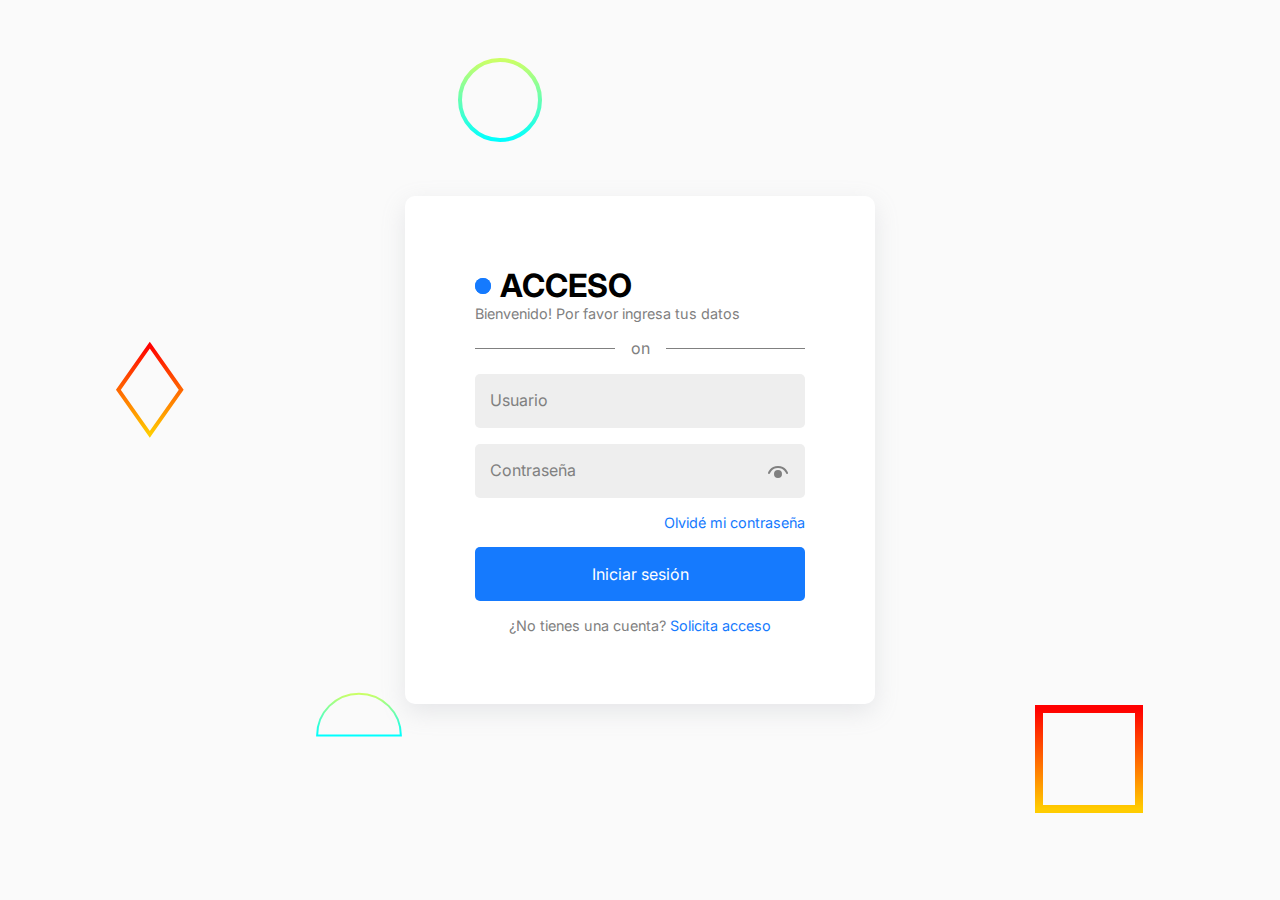
<file: index.html>
<!DOCTYPE html>
<html lang="en">
  <head>
    <meta charset="UTF-8" />
    <meta http-equiv="X-UA-Compatible" content="IE=edge" />
    <meta name="viewport" content="width=device-width, initial-scale=1.0" />
    <title>Login Form</title>
    <link rel="stylesheet" href="css/login.css" />
    <link rel="preconnect" href="https://fonts.googleapis.com" />
    <link rel="preconnect" href="https://fonts.gstatic.com" crossorigin />
    <link
      href="https://fonts.googleapis.com/css2?family=Inter:wght@500;600;700;800&display=swap"
      rel="stylesheet"
          />
  </head>
  <body>
    <section class="portal">



      <form action="#">
        <div class="title">
          <h1>ACCESO</h1>
          <p>Bienvenido! Por favor ingresa tus datos</p>
        </div>
        <span>on</span>
        <div class="input-field">
          <input type="text" id="username" placeholder=" " />
          <label for="username">Usuario</label>
        </div>
        <div class="input-field">
          <input type="password" id="password" placeholder=" " />
          <label for="password">Contraseña</label>
          <img id="show-hide-pass" src="assets/show-eye.svg" alt="" />
          <!-- Falta mostrar la contraseña con JS -->
        </div>
        <a href="#" id="forgot-pass">Olvidé mi contraseña</a>
        <button id="signin" onclick="validarCredenciales()" type="button">Iniciar sesión</button>
        
        <!-- <button id="signin">Iniciar sesión</button> cuando se programe el button-->

        <p id="signup">
          ¿No tienes una cuenta?
          <a href="#">Solicita acceso</a>
        </p>
      </form>


    </section>
  </body>
  <script src="js/login.js"></script>
</html>
</file>
<file: css/login.css>
* {
  margin: 0;
  padding: 0;
  box-sizing: border-box;
}

:root {
  --primary: #157afe;
  --secondary: #808080;
  --bg-light: #fff;
}

body {
  font-family: "Inter", sans-serif;

  background-color: #fafafa;

  background-image: url("data:image/svg+xml,%3Csvg xmlns='http://www.w3.org/2000/svg' viewBox='0 0 1600 900'%3E%3Cdefs%3E%3ClinearGradient id='a' x1='0' x2='0' y1='1' y2='0'%3E%3Cstop offset='0' stop-color='%230FF'/%3E%3Cstop offset='1' stop-color='%23CF6'/%3E%3C/linearGradient%3E%3ClinearGradient id='b' x1='0' x2='0' y1='0' y2='1'%3E%3Cstop offset='0' stop-color='%23F00'/%3E%3Cstop offset='1' stop-color='%23FC0'/%3E%3C/linearGradient%3E%3C/defs%3E%3Cg fill='%23FFF' fill-opacity='0' stroke-miterlimit='10'%3E%3Cg stroke='url(%23a)' stroke-width='2'%3E%3Cpath transform='translate(0 0)' d='M1409 581 1450.35 511 1490 581z'/%3E%3Ccircle stroke-width='4' transform='rotate(0 800 450)' cx='500' cy='100' r='40'/%3E%3Cpath transform='translate(0 0)' d='M400.86 735.5h-83.73c0-23.12 18.74-41.87 41.87-41.87S400.86 712.38 400.86 735.5z'/%3E%3C/g%3E%3Cg stroke='url(%23b)' stroke-width='4'%3E%3Cpath transform='translate(0 0)' d='M149.8 345.2 118.4 389.8 149.8 434.4 181.2 389.8z'/%3E%3Crect stroke-width='8' transform='rotate(0 1089 759)' x='1039' y='709' width='100' height='100'/%3E%3Cpath transform='rotate(0 1400 132)' d='M1426.8 132.4 1405.7 168.8 1363.7 168.8 1342.7 132.4 1363.7 96 1405.7 96z'/%3E%3C/g%3E%3C/g%3E%3C/svg%3E");
  background-attachment: fixed;
  background-size: cover;
}

.portal {
  display: grid;
  place-items: center;
  min-height: 100vh;
}

.portal form {
  background: var(--bg-light);
  box-shadow: rgba(149, 157, 165, 0.2) 0px 8px 24px;
  width: min(100%, 470px);
  padding: 70px;
  display: grid;
  gap: 1rem;
  border-radius: 10px;
}

.title h1 {
  font-size: 2rem;
  position: relative;
  padding-left: 25px;
}

.title h1::before,
.title h1::after {
  content: "";
  position: absolute;
  width: 16px;
  height: 16px;
  background: var(--primary);
  left: 0;
  top: 12px;
  border-radius: 50%;
}

.title h1::after {
  animation: pulse 1.3s infinite;
}

@keyframes pulse {
  0% {
    transform: scale(0.5);
    opacity: 0;
  }
  50% {
    opacity: 1;
  }
  100% {
    transform: scale(1.7);
    opacity: 0;
  }
}

.title p {
  color: var(--secondary);
  font-size: 0.9rem;
}

input,
button {
  font: inherit;
  border: 2px solid transparent;
  outline: 2px solid transparent;
  border-radius: 5px;
}

#google-signin {
  padding: 15px;
  display: flex;
  justify-content: center;
  gap: 0.5rem;
  background: #fff;
  box-shadow: rgba(0, 0, 0, 0.02) 0px 1px 3px 0px,
    rgba(27, 31, 35, 0.15) 0px 0px 0px 1px;
  cursor: pointer;
}

span {
  color: var(--secondary);
  display: flex;
}

span::before,
span::after {
  content: "";
  width: 100%;
  height: 1px;
  background: var(--secondary);
  margin: auto;
}

span::before {
  margin-right: 1rem;
}

span::after {
  margin-left: 1rem;
}

.input-field {
  position: relative;
}

.input-field input {
  background: #eeeeee;
  padding: 23px 15px 7px;
  width: 100%;
  transition: 0.3s ease;
}

.input-field label {
  position: absolute;
  color: var(--secondary);
  left: 15px;
  top: 16px;
  transition: 0.3s ease;
}

.input-field input:focus ~ label,
.input-field input:not(:placeholder-shown) ~ label {
  font-size: 0.85rem;
  top: 5px;
}

.input-field input:focus {
  border: 2px solid var(--primary);
}

.input-field input:focus ~ label {
  color: var(--primary);
}

#show-hide-pass {
  width: 1.5rem;
  position: absolute;
  top: 16px;
  right: 15px;
  cursor: pointer;
}

#forgot-pass {
  text-decoration: none;
  color: var(--primary);
  font-size: 0.9rem;
  text-align: end;
}

#signin {
  background: var(--primary);
  color: #fff;
  padding: 15px;
  cursor: pointer;
}

#signup {
  font-size: 0.9rem;
  text-align: center;
  color: var(--secondary);
}

#signup a {
  text-decoration: none;
  color: var(--primary);
}

@media screen and (max-width: 480px) {
  .portal form {
    background: transparent;
    box-shadow: none;
    padding: 30px;
  }
}
</file>
